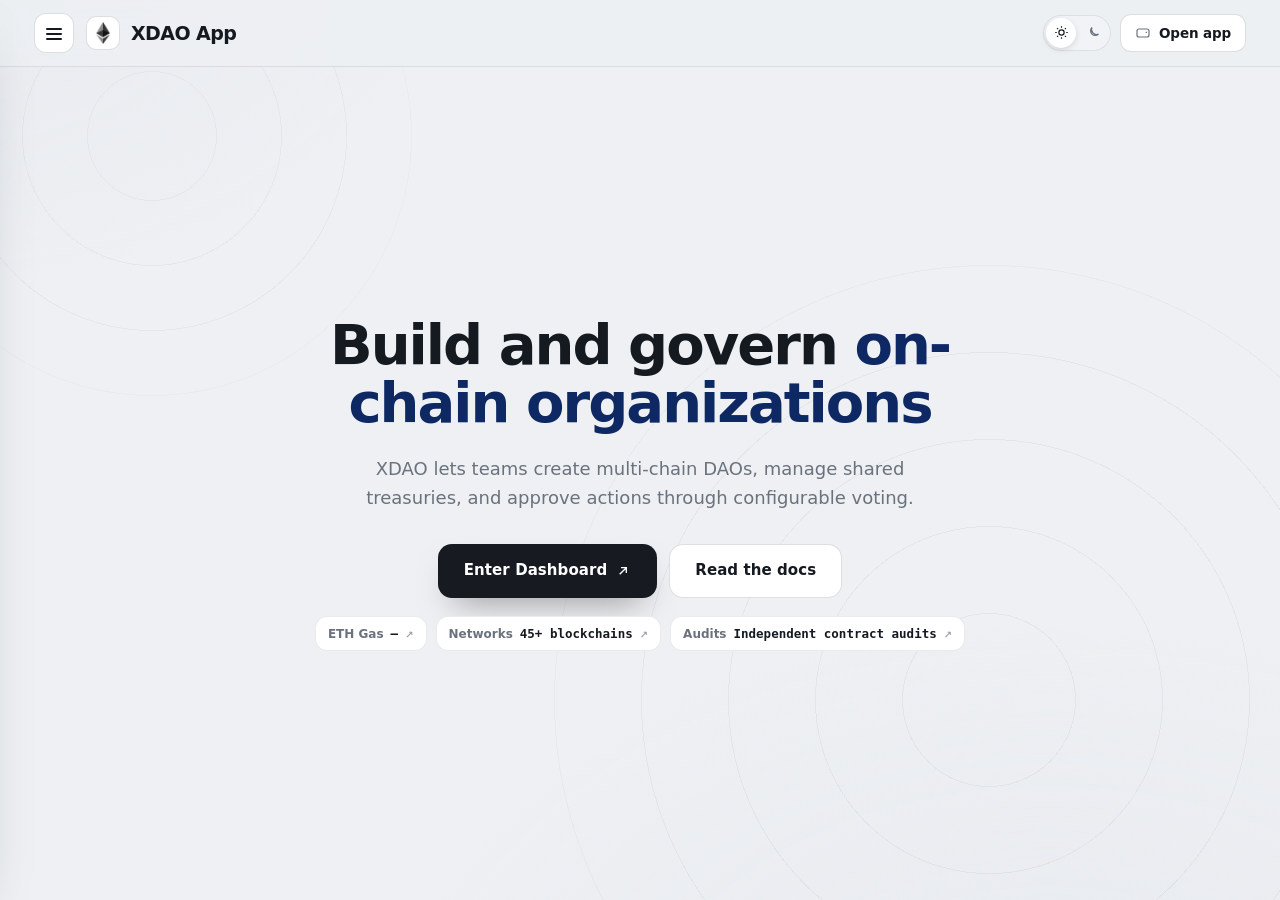
<file: index.html>
<!doctype html>
<html lang="en">
<head>
  <meta charset="utf-8">
  <meta name="viewport" content="width=device-width, initial-scale=1">
  <title>XDAO App — Build and govern on-chain organizations</title>
  <meta name="description" content="XDAO App is a multi-chain platform for creating blockchain organizations and jointly managing their treasuries through configurable voting.">
  <meta name="robots" content="index,follow,max-snippet:-1,max-image-preview:large,max-video-preview:-1">
  <meta name="theme-color" content="#eef0f3">
  <link rel="canonical" href="https://xdao-app-page.github.io/">
  <link rel="icon" type="image/png" href="favicon.png">
  <link rel="prefetch" href="dashboard/index.html">
  <link rel="preconnect" href="https://defillama.com/" crossorigin>
  <link rel="preconnect" href="https://coins.llama.fi" crossorigin>
  <meta property="og:type" content="website"><meta property="og:url" content="https://xdao-app-page.github.io/">
  <meta property="og:title" content="XDAO App — Build and govern on-chain organizations">
  <meta property="og:description" content="XDAO App is a multi-chain platform for creating blockchain organizations and jointly managing their treasuries through configurable voting.">
  <meta property="og:site_name" content="XDAO App dashboard"><meta property="og:image" content="https://xdao-app-page.github.io/og-cover.png">
  <meta name="twitter:card" content="summary_large_image"><meta name="twitter:title" content="XDAO App — Build and govern on-chain organizations"><meta name="twitter:description" content="XDAO App is a multi-chain platform for creating blockchain organizations and jointly managing their treasuries through configurable voting."><meta name="twitter:image" content="https://xdao-app-page.github.io/og-cover.png">
  <script type="application/ld+json">
  {
    "@context":"https://schema.org",
    "@graph":[
      {"@type":"WebSite","@id":"https://xdao-app-page.github.io/#website","url":"https://xdao-app-page.github.io/","name":"XDAO App dashboard","inLanguage":"en-US"},
      {"@type":"Thing","@id":"https://xdao-app-page.github.io/#brand","name":"XDAO App",
       "description":"XDAO App is a multi-chain platform for creating blockchain organizations and jointly managing their treasuries through configurable voting.",
       "sameAs":["https://www.xdao.app/", "https://app.xdao.app/", "https://docs.xdao.app/", "https://github.com/XDAO-App"]},
      {"@type":"WebPage","@id":"https://xdao-app-page.github.io/#webpage","url":"https://xdao-app-page.github.io/","name":"XDAO App \u2014 Build and govern on-chain organizations","description":"XDAO App is a multi-chain platform for creating blockchain organizations and jointly managing their treasuries through configurable voting.","isPartOf":{"@id":"https://xdao-app-page.github.io/#website"},"about":{"@id":"https://xdao-app-page.github.io/#brand"},"mainEntity":{"@id":"https://xdao-app-page.github.io/#brand"},"inLanguage":"en-US","mentions":[{"@type":"Thing","name":"Decentralized autonomous organization","sameAs":"https://en.wikipedia.org/wiki/Decentralized_autonomous_organization"},{"@type":"Thing","name":"Smart contracts","sameAs":"https://ethereum.org/en/developers/docs/smart-contracts/"}]},
      {"@type":"ItemList","@id":"https://xdao-app-page.github.io/#resources","name":"XDAO App \u2014 resources & references","itemListElement":[{"@type":"ListItem","position":1,"name":"Official Overview","url":"https://www.xdao.app/"},{"@type":"ListItem","position":2,"name":"About XDAO","url":"https://www.xdao.app/about"},{"@type":"ListItem","position":3,"name":"XDAO Documentation","url":"https://docs.xdao.app/"},{"@type":"ListItem","position":4,"name":"BNB Builder Profile","url":"https://www.bnbchain.org/en/blog/bnb-chain-builder-grantees-xdao-blockvision-puffverse-and-dmail-continue-to-innovate"},{"@type":"ListItem","position":5,"name":"XDAO App","url":"https://app.xdao.app/"},{"@type":"ListItem","position":6,"name":"Ethereum Factory","url":"https://eth.blockscout.com/address/0x72cc6E4DE47f673062c41C67505188144a0a3D84"},{"@type":"ListItem","position":7,"name":"Polygon Factory","url":"https://polygon.blockscout.com/address/0x72cc6E4DE47f673062c41C67505188144a0a3D84"},{"@type":"ListItem","position":8,"name":"Optimism Factory","url":"https://optimism.blockscout.com/address/0x72cc6E4DE47f673062c41C67505188144a0a3D84"},{"@type":"ListItem","position":9,"name":"Create a DAO","url":"https://docs.xdao.app/guides-for-gt/create-a-dao"},{"@type":"ListItem","position":10,"name":"DAO Activity","url":"https://docs.xdao.app/guides-for-gt/dao-page/activity"},{"@type":"ListItem","position":11,"name":"Contract Architecture","url":"https://docs.xdao.app/evm/architecture/smart-contracts/"},{"@type":"ListItem","position":12,"name":"Upgrade Your DAO","url":"https://docs.xdao.app/use-cases/upgrade-your-dao-step-by-step-tutorial"},{"@type":"ListItem","position":13,"name":"Security Audits","url":"https://docs.xdao.app/architecture/audits"},{"@type":"ListItem","position":14,"name":"Audit Repository","url":"https://github.com/xdao-app/xdao-contracts/tree/master/audits"},{"@type":"ListItem","position":15,"name":"Hybrid Voting","url":"https://docs.xdao.app/architecture/hybrid-voting"},{"@type":"ListItem","position":16,"name":"Asset Controls","url":"https://docs.xdao.app/guides-for-gt/dao-page/manage/asset-management"}]}
    ]
  }
  </script>
  <style>
:root{
  --bg:#eef0f3; --bg-2:#e7eaef; --panel:#ffffff; --field:#f1f3f7; --field-2:#e9edf2;
  --ink:#151a21; --text:#414954; --muted:#6a727d; --faint:#9aa2ad;
  --line:rgba(20,26,33,.09); --line-2:rgba(20,26,33,.14);
  --accent:#2563EB; --accent-ink:#0e2863; --accent-soft:rgba(37,99,235,0.13); --accent-glow:rgba(37,99,235,0.3);
  --cta:#171a20; --cta-hover:#0a0c10; --cta-ink:#ffffff;
  --shadow-card:0 1px 0 rgba(20,26,33,.02), 0 40px 80px -42px rgba(24,32,48,.40), 0 14px 30px -22px rgba(24,32,48,.24);
  --shadow-pop:0 24px 60px -26px rgba(24,32,48,.38), 0 8px 20px -12px rgba(24,32,48,.22);
  --mono: ui-monospace, "SF Mono", SFMono-Regular, Menlo, Consolas, monospace;
  --font: Inter, ui-sans-serif, system-ui, -apple-system, "Segoe UI", Roboto, sans-serif;
  --ease: cubic-bezier(0.22, 0.7, 0.24, 1);
  color-scheme: light;
}
html[data-theme="dark"]{
  --bg:#0b0e13; --bg-2:#0e131b; --panel:#141a24; --field:#1b2230; --field-2:#232c3d;
  --ink:#e9eef7; --text:#bcc5d6; --muted:#8b95a8; --faint:#606a7e;
  --line:rgba(226,234,250,.10); --line-2:rgba(226,234,250,.18);
  --accent:#628ef0; --accent-ink:#92b1f5; --accent-soft:rgba(98,142,240,0.16); --accent-glow:rgba(98,142,240,0.34);
  --cta:#628ef0; --cta-hover:#547ace; --cta-ink:#ffffff;
  --shadow-card:0 30px 70px -34px rgba(0,0,0,.66), 0 6px 18px -10px rgba(0,0,0,.5);
  --shadow-pop:0 24px 60px -26px rgba(0,0,0,.7);
  color-scheme: dark;
}
*{ box-sizing:border-box; }
html{ height:100%; scroll-behavior:smooth; }
@media (prefers-reduced-motion: reduce){ html{ scroll-behavior:auto; } }
body{ margin:0; min-width:320px; height:100%; overflow:hidden; color:var(--text); background:var(--bg); font-family:var(--font); font-size:15px; line-height:1.55; -webkit-font-smoothing:antialiased; text-rendering:optimizeLegibility; }
a{ color:inherit; text-decoration:none; }
button{ font:inherit; color:inherit; background:none; border:none; cursor:pointer; }
img{ display:block; max-width:100%; }
h1,h2,h3,p{ margin:0; }
a:focus-visible, button:focus-visible, summary:focus-visible{ outline:2px solid var(--accent); outline-offset:3px; border-radius:10px; }
.skip{ position:absolute; left:-999px; }
.skip:focus{ left:12px; top:12px; z-index:120; padding:9px 15px; border-radius:10px; background:var(--cta); color:var(--cta-ink); font-weight:750; }
.bg{ position:fixed; inset:0; z-index:0; pointer-events:none; overflow:hidden; background:
  radial-gradient(1100px 700px at 82% 116%, var(--bg-2), transparent 60%),
  radial-gradient(900px 620px at -6% -8%, var(--bg-2), transparent 58%); }
.bg::before{ content:""; position:absolute; right:-14%; bottom:-30%; width:min(92vw,940px); aspect-ratio:1; border-radius:50%;
  background:repeating-radial-gradient(circle at center, transparent 0 86px, var(--line) 86px 87px); opacity:.5; mask:radial-gradient(circle at center, #000 62%, transparent 72%); }
.bg::after{ content:""; position:absolute; left:-10%; top:-16%; width:min(70vw,560px); aspect-ratio:1; border-radius:50%;
  background:repeating-radial-gradient(circle at center, transparent 0 64px, var(--line) 64px 65px); opacity:.4; mask:radial-gradient(circle at center, #000 60%, transparent 72%); }
.topbar{ position:relative; z-index:70; flex:0 0 auto; display:flex; align-items:center; justify-content:space-between; gap:14px; padding:13px clamp(16px,3.4vw,34px);
  background:color-mix(in srgb, var(--bg) 78%, transparent); backdrop-filter:saturate(140%) blur(12px); -webkit-backdrop-filter:saturate(140%) blur(12px); border-bottom:1px solid var(--line); }
.tb-left{ display:flex; align-items:center; gap:12px; min-width:0; }
.hamb{ display:grid; place-items:center; width:40px; height:40px; flex:0 0 auto; position:relative; border:1px solid var(--line-2); border-radius:12px; background:var(--panel); color:var(--ink); transition:border-color .15s var(--ease); }
.hamb:hover{ border-color:var(--accent); }
.hamb .bar{ position:absolute; left:11px; right:11px; height:2px; border-radius:2px; background:currentColor; transition:transform .24s var(--ease), opacity .18s var(--ease); }
.hamb .bar:nth-child(1){ top:14px; } .hamb .bar:nth-child(2){ top:19px; } .hamb .bar:nth-child(3){ top:24px; }
body.drawer-open .hamb .bar:nth-child(1){ transform:translateY(5px) rotate(45deg); }
body.drawer-open .hamb .bar:nth-child(2){ opacity:0; }
body.drawer-open .hamb .bar:nth-child(3){ transform:translateY(-5px) rotate(-45deg); }
.brand{ display:flex; align-items:center; gap:11px; min-width:0; }
.brand-logo{ width:34px; height:34px; flex:0 0 auto; display:grid; place-items:center; border-radius:10px; background:var(--panel); box-shadow:inset 0 0 0 1px var(--line-2); }
.brand-logo img{ width:22px; height:22px; border-radius:50%; }
.brand-name{ font-size:19px; font-weight:820; letter-spacing:-0.03em; color:var(--ink); line-height:1.1; white-space:nowrap; }
.tb-right{ display:flex; align-items:center; gap:9px; }
.theme-toggle{ display:inline-flex; align-items:center; gap:2px; padding:3px; border-radius:999px; background:var(--field); box-shadow:inset 0 0 0 1px var(--line); }
.theme-toggle button{ display:grid; place-items:center; width:30px; height:30px; border-radius:999px; color:var(--muted); transition:color .15s var(--ease), background-color .15s var(--ease); }
.theme-toggle button svg{ width:15px; height:15px; }
.theme-toggle button[aria-pressed="true"]{ color:var(--ink); background:var(--panel); box-shadow:0 2px 8px -3px rgba(0,0,0,.28); }
.btn-app{ display:inline-flex; align-items:center; gap:8px; padding:9px 15px; border-radius:11px; background:var(--panel); color:var(--ink); font-size:13.5px; font-weight:700; letter-spacing:-0.01em; box-shadow:inset 0 0 0 1px var(--line-2); transition:box-shadow .15s var(--ease), transform .15s var(--ease); white-space:nowrap; }
.btn-app svg{ width:16px; height:16px; color:var(--muted); }
.btn-app:hover{ box-shadow:inset 0 0 0 1px var(--accent); transform:translateY(-1px); }
.btn-app:hover svg{ color:var(--accent-ink); }
.scrim{ position:fixed; inset:0; z-index:80; background:rgba(10,14,17,.42); opacity:0; visibility:hidden; transition:opacity .28s var(--ease), visibility .28s var(--ease); }
body.drawer-open .scrim{ opacity:1; visibility:visible; }
.drawer{ position:fixed; z-index:90; top:0; left:0; height:100dvh; width:300px; max-width:86vw; display:flex; flex-direction:column; padding:16px 14px 16px; background:var(--panel); border-right:1px solid var(--line); box-shadow:var(--shadow-pop);
  transform:translateX(-104%); transition:transform .3s var(--ease); overflow-y:auto; }
body.drawer-open .drawer{ transform:translateX(0); }
.drawer-head{ display:flex; align-items:center; justify-content:space-between; gap:10px; padding:2px 6px 8px; }
.drawer-head .brand-name{ font-size:15px; }
.drawer-close{ display:grid; place-items:center; width:34px; height:34px; border-radius:10px; color:var(--muted); }
.drawer-close:hover{ color:var(--ink); background:var(--field); }
.drawer-close svg{ width:17px; height:17px; }
.nav-label{ margin:15px 12px 6px; font-size:10px; font-weight:750; letter-spacing:0.15em; text-transform:uppercase; color:var(--faint); }
.nav-item{ display:flex; align-items:center; gap:12px; padding:9px 12px; border-radius:10px; color:var(--text); font-size:14px; font-weight:650; transition:color .15s var(--ease), background-color .15s var(--ease); }
.nav-item .ni-ico{ width:18px; height:18px; flex:0 0 auto; color:var(--muted); }
.nav-item.is-active{ color:var(--accent-ink); background:var(--accent-soft); }
.nav-item.is-active .ni-ico{ color:var(--accent-ink); }
.nav-item:hover{ color:var(--ink); background:var(--field); }
.nav-group{ border-radius:10px; }
.nav-group summary{ display:flex; align-items:center; gap:12px; padding:9px 12px; border-radius:10px; color:var(--text); font-size:14px; font-weight:650; cursor:pointer; list-style:none; transition:color .15s var(--ease), background-color .15s var(--ease); }
.nav-group summary::-webkit-details-marker{ display:none; }
.nav-group summary .ni-ico{ width:18px; height:18px; flex:0 0 auto; color:var(--muted); }
.nav-group summary .chev{ width:15px; height:15px; margin-left:auto; color:var(--faint); transition:transform .2s var(--ease); }
.nav-group summary:hover{ color:var(--ink); background:var(--field); }
.nav-group[open] summary{ color:var(--ink); }
.nav-group[open] summary .chev{ transform:rotate(180deg); }
.nav-sub{ display:flex; flex-direction:column; gap:1px; padding:2px 0 8px 42px; }
.nav-sub a{ display:flex; align-items:baseline; gap:7px; padding:6px 10px; border-radius:8px; color:var(--muted); font-size:12.5px; font-weight:550; transition:color .15s var(--ease), background-color .15s var(--ease); }
.nav-sub a small{ color:var(--faint); font-size:10.5px; font-weight:500; }
.nav-sub a:hover{ color:var(--accent-ink); background:var(--field); }
.drawer-foot{ margin-top:auto; padding-top:13px; border-top:1px solid var(--line); }
.disclose{ margin:8px 8px 0; font-size:11px; line-height:1.5; color:var(--muted); }
.disclose strong{ color:var(--text); font-weight:750; }
.fine{ margin:6px 8px 0; font-size:10.5px; line-height:1.45; color:var(--faint); }
.app{ height:100dvh; display:flex; flex-direction:column; overflow:hidden; position:relative; z-index:1; }
.wrap{ flex:1 1 auto; min-height:0; display:grid; place-items:center; overflow:hidden; }
.stage{ width:100%; max-width:560px; max-height:100%; margin-inline:auto; padding:clamp(14px,3vh,36px) clamp(16px,3.4vw,26px); display:flex; flex-direction:column; align-items:center; text-align:center; }
.lead{ margin:0 0 clamp(13px,2.2vh,20px); max-width:24ch; font-size:clamp(19px,2.5vw,27px); line-height:1.16; letter-spacing:-0.025em; font-weight:750; color:var(--ink); }
.lead .hl{ color:var(--accent-ink); }
.hero-chips{ display:flex; flex-wrap:wrap; justify-content:center; gap:9px; margin-top:clamp(13px,2.2vh,18px); }
.hchip{ display:inline-flex; align-items:baseline; gap:7px; padding:8px 13px; border-radius:12px; background:var(--panel); box-shadow:inset 0 0 0 1px var(--line); font-size:12px; font-weight:600; color:var(--muted); transition:box-shadow .15s var(--ease), color .15s var(--ease); }
.hchip b{ color:var(--ink); font-family:var(--mono); font-size:12.5px; font-weight:650; font-variant-numeric:tabular-nums; }
.hchip .ext{ color:var(--faint); font-size:10px; }
a.hchip:hover{ box-shadow:inset 0 0 0 1px var(--accent); color:var(--text); }
a.hchip:hover .ext{ color:var(--accent-ink); }
.swap-card{ position:relative; width:min(480px,100%); border-radius:28px; background:var(--panel); padding:clamp(20px,4vw,30px); text-align:left; box-shadow:var(--shadow-card); }
.card-head{ display:flex; align-items:center; justify-content:space-between; margin:2px 4px 17px; }
.card-title{ font-size:15px; font-weight:800; letter-spacing:-0.02em; color:var(--ink); }
.badge{ display:inline-flex; align-items:center; gap:6px; padding:5px 11px; border-radius:999px; color:var(--accent-ink); background:var(--accent-soft); font-size:10px; font-weight:750; letter-spacing:0.07em; text-transform:uppercase; }
.badge i{ width:6px; height:6px; border-radius:50%; background:var(--accent); }
.field{ position:relative; padding:17px 18px 18px; border-radius:19px; background:var(--field); }
.field + .field{ margin-top:6px; }
.field-top{ display:flex; align-items:center; justify-content:space-between; }
.field-label{ font-size:12px; font-weight:600; color:var(--muted); }
.field-bal{ font-size:11px; font-weight:600; color:var(--faint); }
.field-row{ display:flex; align-items:center; justify-content:space-between; gap:12px; margin-top:11px; min-width:0; }
.amount{ min-width:0; }
.amount b{ display:block; font-size:clamp(29px,5vw,38px); font-weight:750; line-height:1; letter-spacing:-0.02em; color:var(--ink); font-variant-numeric:tabular-nums; }
.amount span{ display:block; margin-top:6px; font-size:11px; font-weight:600; color:var(--faint); }
.token-pill{ display:inline-flex; align-items:center; gap:10px; flex:0 0 auto; padding:7px 12px 7px 8px; border-radius:999px; background:var(--panel); box-shadow:0 4px 14px -8px rgba(0,0,0,.4), inset 0 0 0 1px var(--line); transition:box-shadow .15s var(--ease); }
.token-pill:hover{ box-shadow:0 6px 18px -8px rgba(0,0,0,.42), inset 0 0 0 1px var(--line-2); }
.token-pill img{ width:26px; height:26px; flex:0 0 auto; border-radius:50%; }
.token-meta{ display:flex; flex-direction:column; line-height:1.05; min-width:0; }
.token-meta small{ font-size:9.5px; font-weight:600; letter-spacing:0.06em; text-transform:uppercase; color:var(--faint); }
.token-meta b{ font-size:15px; font-weight:800; letter-spacing:-0.01em; color:var(--ink); white-space:nowrap; }
.token-pill .chev{ width:14px; height:14px; flex:0 0 auto; color:var(--faint); }
.reverse{ position:relative; z-index:2; display:grid; place-items:center; width:40px; height:40px; margin:-14px auto; border:4px solid var(--panel); border-radius:13px; background:var(--field-2); color:var(--muted); box-shadow:0 6px 16px -8px rgba(0,0,0,.4); transition:transform .28s var(--ease), color .15s var(--ease), background-color .15s var(--ease); }
.reverse svg{ width:16px; height:16px; }
.reverse:hover{ color:var(--cta-ink); background:var(--accent); transform:rotate(180deg); }
.details-btn{ display:flex; align-items:center; justify-content:center; gap:8px; width:100%; margin-top:12px; padding:12px; border-radius:14px; background:var(--field); color:var(--muted); font-size:12px; font-weight:750; letter-spacing:0.06em; text-transform:uppercase; transition:color .15s var(--ease), background-color .15s var(--ease); }
.details-btn svg{ width:14px; height:14px; transition:transform .2s var(--ease); }
.details-btn:hover{ color:var(--ink); }
.details-btn[aria-expanded="true"] svg{ transform:rotate(180deg); }
.details{ overflow:hidden; max-height:0; opacity:0; transition:max-height .3s var(--ease), opacity .22s var(--ease), margin .3s var(--ease); }
.details.open{ max-height:280px; opacity:1; margin-top:6px; }
.d-row{ display:flex; align-items:center; justify-content:space-between; gap:12px; padding:11px 8px; border-bottom:1px solid var(--line); }
.d-row:last-child{ border-bottom:0; }
.d-row span{ font-size:12.5px; font-weight:600; color:var(--muted); }
.d-row b{ font-size:12.5px; font-weight:700; color:var(--text); }
.d-row b.ok{ color:var(--accent-ink); }
.d-row b.mono{ font-family:var(--mono); font-size:11px; }
.cta{ display:flex; align-items:center; justify-content:center; gap:8px; margin-top:12px; padding:16px; border-radius:16px; background:var(--cta); color:var(--cta-ink); font-size:15px; font-weight:800; letter-spacing:0.03em; text-transform:uppercase; box-shadow:0 16px 34px -16px rgba(0,0,0,.5); transition:background-color .15s var(--ease), transform .15s var(--ease); }
.cta svg{ width:16px; height:16px; }
.cta:hover{ background:var(--cta-hover); transform:translateY(-1px); }
.card-note{ margin:13px 4px 0; font-size:11px; line-height:1.5; color:var(--faint); text-align:center; }
.card-note a{ color:var(--muted); text-decoration:underline; text-decoration-color:var(--line-2); text-underline-offset:2px; }
.card-note a:hover{ color:var(--accent-ink); }
@media (max-width:560px){
  .brand-name{ font-size:16px; } .btn-app span{ display:none; } .btn-app{ padding:9px 11px; }
  .stage{ padding:12px 16px; }
  .lead{ font-size:clamp(18px,5.5vw,24px); margin-bottom:14px; }
  .swap-card{ padding:18px; } .field{ padding:14px 15px 15px; } .amount b{ font-size:29px; }
  .hero-chips{ margin-top:12px; }
}
@media (max-height:700px){ .lead{ font-size:clamp(17px,4.5vw,21px); margin-bottom:10px; } .hero-chips{ display:none; } }
@media (max-height:600px){ .field{ padding:12px 15px 13px; } .amount b{ font-size:26px; } .details-btn{ margin-top:8px; padding:9px; } .cta{ padding:14px; margin-top:8px; } }
@media (prefers-reduced-motion: reduce){ *{ transition:none !important; } }
.stage.is-hero{ max-width:780px; }
.hero{ display:flex; flex-direction:column; align-items:center; text-align:center; }
.hero-h2{ margin:0; max-width:17ch; font-size:clamp(31px,5.8vw,56px); line-height:1.04; letter-spacing:-0.035em; font-weight:830; color:var(--ink); }
.hero-h2 .hl{ color:var(--accent-ink); }
.hero-sub{ margin:clamp(16px,2.8vh,23px) auto 0; max-width:54ch; font-size:clamp(15px,1.65vw,18px); line-height:1.58; color:var(--muted); font-weight:450; }
.hero-cta{ display:flex; flex-wrap:wrap; align-items:center; justify-content:center; gap:12px; margin-top:clamp(22px,3.6vh,32px); }
.hero-cta .cta{ margin-top:0; text-transform:none; letter-spacing:0.005em; padding:15px 26px; font-size:15px; border-radius:14px; }
.hero-cta .cta-ghost{ background:var(--panel); color:var(--ink); box-shadow:inset 0 0 0 1px var(--line-2); }
.hero-cta .cta-ghost:hover{ background:var(--field); box-shadow:inset 0 0 0 1px var(--accent); transform:translateY(-1px); }
@media (max-width:560px){ .hero-cta{ flex-direction:column; width:100%; max-width:340px; } .hero-cta .cta{ width:100%; } }
@media (max-height:640px){ .hero-sub{ font-size:14px; margin-top:12px; } .hero-chips{ display:none; } }
  </style>
  <script>document.documentElement.classList.add('js')</script>
</head>
<body>
  <a class="skip" href="#route-preview">Skip to preview</a>
  <div class="bg" aria-hidden="true"></div>

  <div class="app">
  <header class="topbar">
    <div class="tb-left">
      <button class="hamb" type="button" id="hamb" aria-label="Open navigation" aria-controls="drawer" aria-expanded="false"><span class="bar"></span><span class="bar"></span><span class="bar"></span></button>
      <div class="brand"><span class="brand-logo"><img src="favicon.png" width="22" height="22" alt="XDAO App logo"></span><h1 class="brand-name">XDAO App</h1></div>
    </div>
    <div class="tb-right">
      <div class="theme-toggle" role="group" aria-label="Color theme">
        <button type="button" id="theme-light" aria-pressed="true" aria-label="Light theme"><svg viewBox="0 0 24 24" fill="none" stroke="currentColor" stroke-width="1.9" aria-hidden="true"><circle cx="12" cy="12" r="4.2"/><path d="M12 2v2.4M12 19.6V22M2 12h2.4M19.6 12H22M4.9 4.9l1.7 1.7M17.4 17.4l1.7 1.7M19.1 4.9l-1.7 1.7M6.6 17.4l-1.7 1.7"/></svg></button>
        <button type="button" id="theme-dark" aria-pressed="false" aria-label="Dark theme"><svg viewBox="0 0 24 24" fill="none" stroke="currentColor" stroke-width="1.9" aria-hidden="true"><path d="M20 14.5A8 8 0 0 1 9.5 4a6.5 6.5 0 1 0 10.5 10.5z"/></svg></button>
      </div>
      <a class="btn-app" href="dashboard/" target="_blank" rel="noopener noreferrer"><svg viewBox="0 0 24 24" fill="none" stroke="currentColor" stroke-width="1.8" aria-hidden="true"><rect x="3" y="6" width="18" height="12" rx="3"/><path d="M16 11h2"/></svg><span>Open app</span></a>
    </div>
  </header>

  <div class="scrim" id="scrim" tabindex="-1"></div>
  <aside class="drawer" id="drawer" aria-label="Primary" aria-hidden="true">
    <div class="drawer-head">
      <div class="brand"><span class="brand-logo"><img src="favicon.png" width="22" height="22" alt=""></span><span class="brand-name">XDAO App</span></div>
      <button class="drawer-close" type="button" id="drawer-close" aria-label="Close navigation"><svg viewBox="0 0 24 24" fill="none" stroke="currentColor" stroke-width="2" aria-hidden="true"><path d="M6 6l12 12M18 6L6 18"/></svg></button>
    </div>
    <nav aria-label="Sections">
      <p class="nav-label">Bridge</p>
      <a class="nav-item is-active" href="#route-preview" aria-current="page"><svg class="ni-ico" viewBox="0 0 24 24" fill="none" stroke="currentColor" stroke-width="1.8" aria-hidden="true"><path d="M7 10h11l-3-3M17 14H6l3 3"/></svg>Route preview</a>
      <p class="nav-label">Understand</p>
      <details class="nav-group" open><summary><svg class="ni-ico" viewBox="0 0 24 24" fill="none" stroke="currentColor" stroke-width="1.8" aria-hidden="true"><path d="M4 5h10a3 3 0 0 1 3 3v11a2 2 0 0 0-2-2H4zM20 5h-1a3 3 0 0 0-3 3v11a2 2 0 0 1 2-2h2z"/></svg>Explore XDAO<svg class="chev" viewBox="0 0 24 24" fill="none" stroke="currentColor" stroke-width="2" aria-hidden="true"><path d="M6 9l6 6 6-6"/></svg></summary><div class="nav-sub"><a href="https://www.xdao.app/" target="_blank" rel="noopener noreferrer">Official Overview <small>Platform features and scope</small></a><a href="https://www.xdao.app/about" target="_blank" rel="noopener noreferrer">About XDAO <small>Mission history and roadmap</small></a><a href="https://docs.xdao.app/" target="_blank" rel="noopener noreferrer">XDAO Documentation <small>Concepts architecture and guides</small></a><a href="https://www.bnbchain.org/en/blog/bnb-chain-builder-grantees-xdao-blockvision-puffverse-and-dmail-continue-to-innovate" target="_blank" rel="noopener noreferrer">BNB Builder Profile <small>Ecosystem grant project update</small></a></div></details>
      <p class="nav-label">Markets &amp; data</p>
      <details class="nav-group"><summary><svg class="ni-ico" viewBox="0 0 24 24" fill="none" stroke="currentColor" stroke-width="1.8" aria-hidden="true"><path d="M4 5h10a3 3 0 0 1 3 3v11a2 2 0 0 0-2-2H4zM20 5h-1a3 3 0 0 0-3 3v11a2 2 0 0 1 2-2h2z"/></svg>App and deployments<svg class="chev" viewBox="0 0 24 24" fill="none" stroke="currentColor" stroke-width="2" aria-hidden="true"><path d="M6 9l6 6 6-6"/></svg></summary><div class="nav-sub"><a href="https://app.xdao.app/" target="_blank" rel="noopener noreferrer">XDAO App <small>Live organization management dashboard</small></a><a href="https://eth.blockscout.com/address/0x72cc6E4DE47f673062c41C67505188144a0a3D84" target="_blank" rel="noopener noreferrer">Ethereum Factory <small>Verified deployment address data</small></a><a href="https://polygon.blockscout.com/address/0x72cc6E4DE47f673062c41C67505188144a0a3D84" target="_blank" rel="noopener noreferrer">Polygon Factory <small>Polygon deployment address data</small></a><a href="https://optimism.blockscout.com/address/0x72cc6E4DE47f673062c41C67505188144a0a3D84" target="_blank" rel="noopener noreferrer">Optimism Factory <small>Optimism deployment address data</small></a></div></details>
      <p class="nav-label">Guides</p>
      <details class="nav-group"><summary><svg class="ni-ico" viewBox="0 0 24 24" fill="none" stroke="currentColor" stroke-width="1.8" aria-hidden="true"><path d="M4 5h10a3 3 0 0 1 3 3v11a2 2 0 0 0-2-2H4zM20 5h-1a3 3 0 0 0-3 3v11a2 2 0 0 1 2-2h2z"/></svg>Build and manage<svg class="chev" viewBox="0 0 24 24" fill="none" stroke="currentColor" stroke-width="2" aria-hidden="true"><path d="M6 9l6 6 6-6"/></svg></summary><div class="nav-sub"><a href="https://docs.xdao.app/guides-for-gt/create-a-dao" target="_blank" rel="noopener noreferrer">Create a DAO <small>Organization deployment walkthrough</small></a><a href="https://docs.xdao.app/guides-for-gt/dao-page/activity" target="_blank" rel="noopener noreferrer">DAO Activity <small>Treasury and governance overview</small></a><a href="https://docs.xdao.app/evm/architecture/smart-contracts/" target="_blank" rel="noopener noreferrer">Contract Architecture <small>Core contract address registry</small></a><a href="https://docs.xdao.app/use-cases/upgrade-your-dao-step-by-step-tutorial" target="_blank" rel="noopener noreferrer">Upgrade Your DAO <small>DAO migration walkthrough</small></a></div></details>
      <p class="nav-label">Safety</p>
      <details class="nav-group"><summary><svg class="ni-ico" viewBox="0 0 24 24" fill="none" stroke="currentColor" stroke-width="1.8" aria-hidden="true"><path d="M4 5h10a3 3 0 0 1 3 3v11a2 2 0 0 0-2-2H4zM20 5h-1a3 3 0 0 0-3 3v11a2 2 0 0 1 2-2h2z"/></svg>Verify before signing<svg class="chev" viewBox="0 0 24 24" fill="none" stroke="currentColor" stroke-width="2" aria-hidden="true"><path d="M6 9l6 6 6-6"/></svg></summary><div class="nav-sub"><a href="https://docs.xdao.app/architecture/audits" target="_blank" rel="noopener noreferrer">Security Audits <small>Published audit report index</small></a><a href="https://github.com/xdao-app/xdao-contracts/tree/master/audits" target="_blank" rel="noopener noreferrer">Audit Repository <small>Source-linked security assessments</small></a><a href="https://docs.xdao.app/architecture/hybrid-voting" target="_blank" rel="noopener noreferrer">Hybrid Voting <small>Voting execution model explained</small></a><a href="https://docs.xdao.app/guides-for-gt/dao-page/manage/asset-management" target="_blank" rel="noopener noreferrer">Asset Controls <small>Treasury action types explained</small></a></div></details>
    </nav>
    <div class="drawer-foot">
      <p class="disclose"><strong>Independent dashboard.</strong> Not affiliated with any protocol or issuer named here.</p>
      <p class="fine">Live figures come from public third-party sources and change. Educational reference only.</p>
    </div>
  </aside>

  <div class="wrap">
    <main class="stage is-hero">
      <div class="hero" id="app">
        <h2 class="hero-h2">Build and govern <span class="hl">on-chain organizations</span></h2>
        <p class="hero-sub">XDAO lets teams create multi-chain DAOs, manage shared treasuries, and approve actions through configurable voting.</p>
        <div class="hero-cta">
          <a class="cta cta-primary" href="dashboard/" target="_blank" rel="noopener noreferrer">Enter Dashboard <svg viewBox="0 0 24 24" fill="none" stroke="currentColor" stroke-width="2" aria-hidden="true"><path d="M7 17L17 7M9 7h8v8"/></svg></a>
          <a class="cta cta-ghost" href="https://docs.xdao.app/" target="_blank" rel="noopener noreferrer">Read the docs</a>
        </div>
      </div>
      <div class="hero-chips">
        <a class="hchip" href="https://eth.blockscout.com/stats" target="_blank" rel="noopener noreferrer">ETH Gas <b id="sig0">—</b> <span class="ext" aria-hidden="true">↗</span></a>
          <a class="hchip" href="https://www.xdao.app/" target="_blank" rel="noopener noreferrer">Networks <b>45+ blockchains</b> <span class="ext" aria-hidden="true">↗</span></a>
          <a class="hchip" href="https://docs.xdao.app/architecture/audits" target="_blank" rel="noopener noreferrer">Audits <b>Independent contract audits</b> <span class="ext" aria-hidden="true">↗</span></a>
      </div>
    </main>
  </div>
  </div>

  <script>
  (function(){
    "use strict";
    var $=function(id){ return document.getElementById(id); };
    var root=document.documentElement, tl=$("theme-light"), td=$("theme-dark");
    function applyTheme(t){ if(t==="dark"){ root.setAttribute("data-theme","dark"); } else { root.removeAttribute("data-theme"); } if(tl) tl.setAttribute("aria-pressed", String(t!=="dark")); if(td) td.setAttribute("aria-pressed", String(t==="dark")); }
    var saved=null; try{ saved=localStorage.getItem("xdaoapp-theme"); }catch(e){}
    if(saved) applyTheme(saved);
    function setTheme(t){ applyTheme(t); try{ localStorage.setItem("xdaoapp-theme", t); }catch(e){} }
    if(tl) tl.addEventListener("click", function(){ setTheme("light"); });
    if(td) td.addEventListener("click", function(){ setTheme("dark"); });
    var body=document.body, hamb=$("hamb"), scrim=$("scrim"), drawer=$("drawer"), dclose=$("drawer-close");
    function openD(){ body.classList.add("drawer-open"); hamb.setAttribute("aria-expanded","true"); drawer.setAttribute("aria-hidden","false"); }
    function closeD(){ body.classList.remove("drawer-open"); hamb.setAttribute("aria-expanded","false"); drawer.setAttribute("aria-hidden","true"); }
    if(hamb) hamb.addEventListener("click", function(){ body.classList.contains("drawer-open")?closeD():openD(); });
    if(scrim) scrim.addEventListener("click", closeD);
    if(dclose) dclose.addEventListener("click", closeD);
    document.addEventListener("keydown", function(e){ if(e.key==="Escape" && body.classList.contains("drawer-open")) closeD(); });
    if(drawer) drawer.addEventListener("click", function(e){ if(e.target.closest("a")) closeD(); });

    var db=$("details-btn"), dp=$("details");
    if(db&&dp) db.addEventListener("click", function(){ var open=dp.classList.toggle("open"); db.setAttribute("aria-expanded", String(open)); db.firstChild.textContent = open?"Hide details ":"Show details "; });
    function money(n){ if(n>=1e9) return "$"+(n/1e9).toFixed(2)+"B"; if(n>=1e6) return "$"+(n/1e6).toFixed(1)+"M"; if(n>=1e3) return "$"+(n/1e3).toFixed(0)+"K"; return "$"+n.toFixed(0); }
    function gwei(g){ return (g>=0.1?g.toFixed(2):(g>=0.001?g.toFixed(3):Number(g.toPrecision(2)).toString()))+" gwei"; }
    function grab(url,opt){ var c="AbortController" in window ? new AbortController():null, t=c?setTimeout(function(){c.abort();},7000):null; var o=opt||{}; if(c) o.signal=c.signal; return fetch(url,o).then(function(r){ if(!r.ok) throw 0; return r.json(); }).finally(function(){ if(t) clearTimeout(t); }); }
    grab("https://ethereum-rpc.publicnode.com",{ method:"POST", headers:{"Content-Type":"application/json"}, body:'{"jsonrpc":"2.0","id":1,"method":"eth_gasPrice","params":[]}' }).then(function(j){ var wei=j&&j.result?parseInt(j.result,16):NaN; if(isFinite(wei)&&wei>0) $("sig0").textContent=gwei(wei/1e9); }).catch(function(){});
  })();
  </script>
</body>
</html>
</file>
